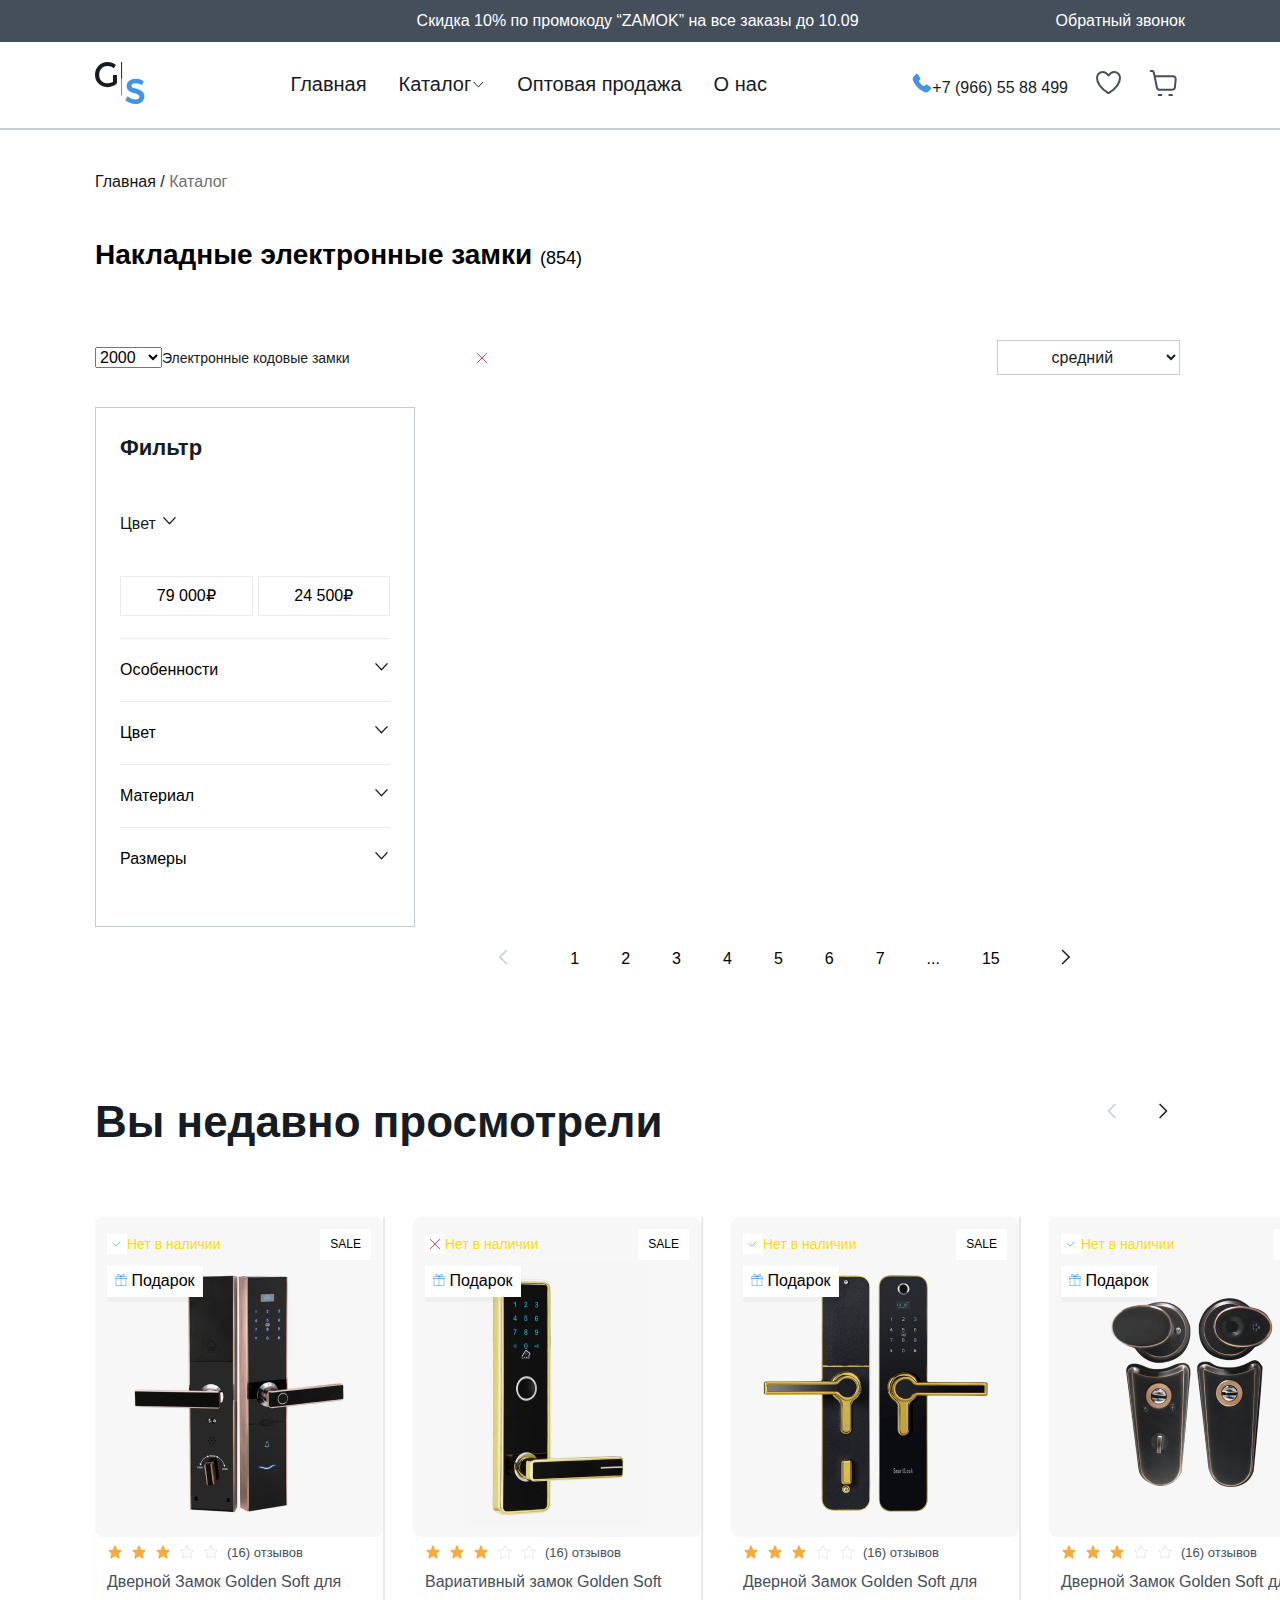
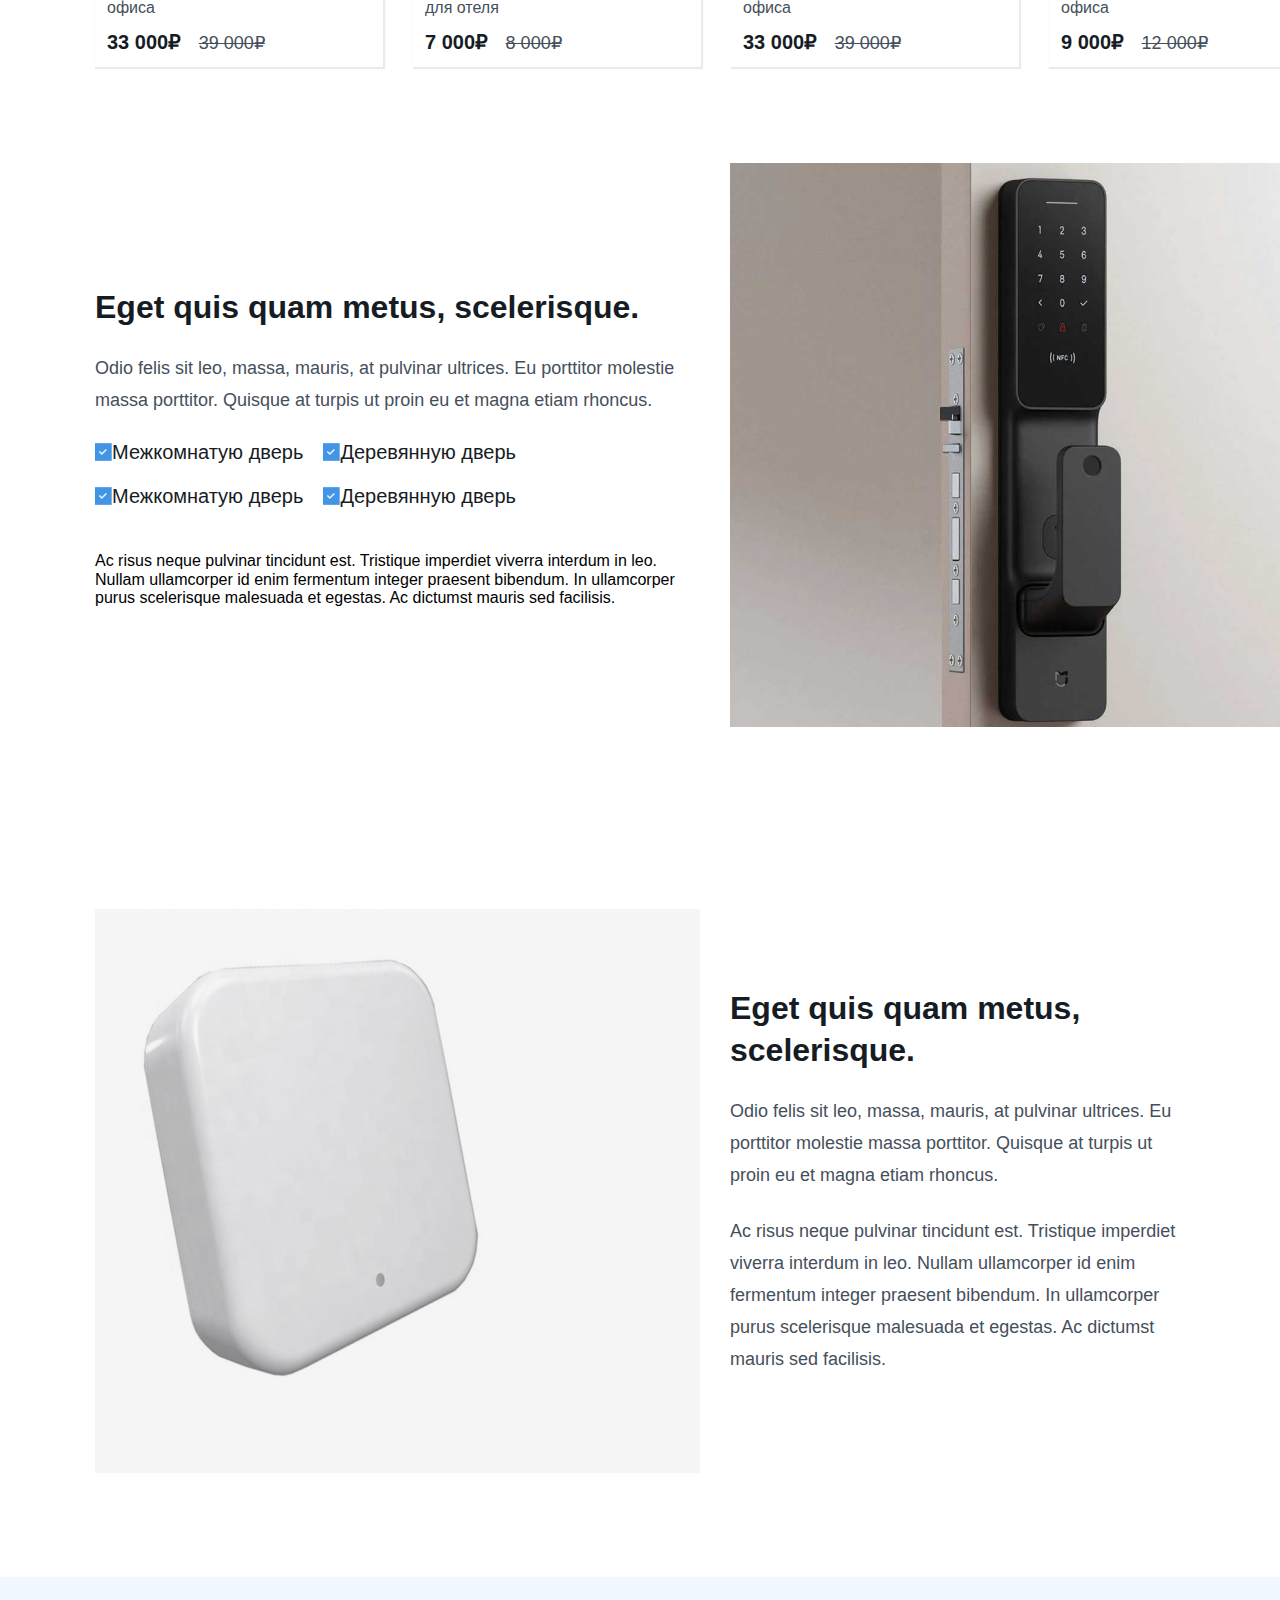
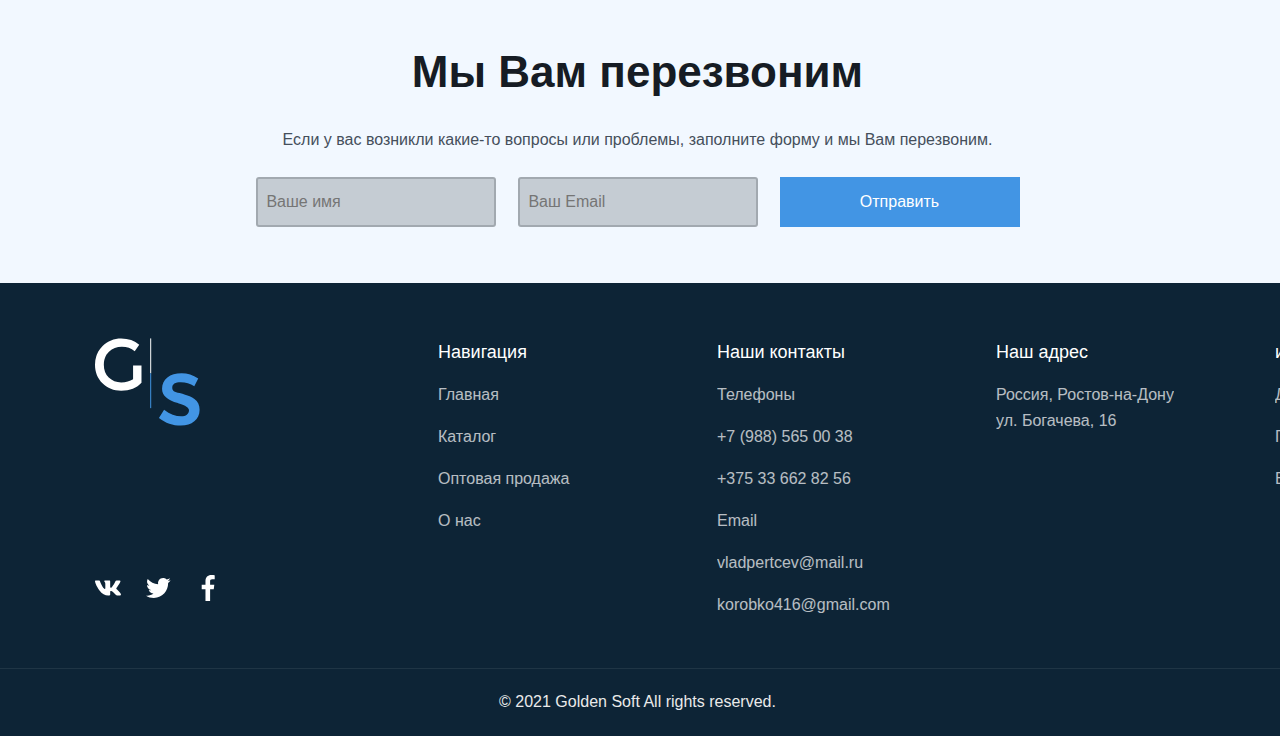
<file: index.html>
<!DOCTYPE html>
<html lang="en">

<head>
    <meta charset="UTF-8">
    <meta name="viewport" content="width=device-width, initial-scale=1.0">
    <link rel="stylesheet" href="./styles/normaliz.css">
    <link rel="stylesheet" href="./styles/style.min.css">
    <link rel="stylesheet" href="./styles/style.css">
    <title>market</title>
</head>

<body>
    <div class="home">
        <div class="header-box">
            <header class="header">
               <div class="blek">
                <div class="blak1 continer">
                    <p class="skidka">
                        Скидка 10% по промокоду “ZAMOK” на все заказы до 10.09
                    </p>
                    <a href="#">Обратный звонок</a>
                </div>
               </div>
            <div class="whit">
                <div class="blak2 continer">
                    <a href="#"><img src="./image/Logo.svg" width="50" height="42" alt="logo"></a>
                    <ul class="list">
                        <li><a href="#">Главная</a></li>
                        <li><a href="./page/home.html">Каталог<img src="./image/icon.svg" width="14" height="14" alt="icon"></a></li>
                        <li><a href="#">Оптовая продажа</a></li>
                        <li><a href="#">О нас</a></li>
                    </ul>
                    <div class="phone">
                        <a href="#"><img src="./image/phone-call.svg" width="20" height="20" alt="phone">+7 (966) 55 88
                            499</a>
                        <a href="#"><img id="yurak" src="./image/sersa.svg" width="32" height="32" alt="sersa"></a>
                        <a href="#"><img id="savat" src="./image/arava.svg" width="32" height="32" alt="ARAVA"></a>
                    </div>
                </div>
            </div>
            </header>
        </div>
        <div class="glavnaya continer">
            <a href="#">
                <h5>
                    Главная / <span>
                        Каталог
                    </span>
                </h5>
            </a>
            <h2 class="nakl">
                Накладные электронные замки
                <span>
                    (854)
                </span>
            </h2>
            <div class="sbr">
               <select id="flt">
                <option value="2000"> 
                2000  
                </option>
                <option value="40000"> 
                    40000
                </option>
               </select>
               
                <div id="zamok" class="zam">
                    Электронные кодовые замки <img src="./image/exx.svg" width="14" height="14" alt="exx">
                </div>
                <select class="pop"  id="filter">
                    <option value="средний">средний</option>
                    <option value="не популярен">не популярен</option>
                    <option value="известный">известный</option>
                </select>
            </div>
        </div>
        <div class="sena continer">
            <div class="golden1">
                <h2>Фильтр</h2>
                <p class="Цвет">
                    Цвет <img src="./image/icon.svg" width="18" height="18" alt="icon">
                </p>
                <div class="rub">
                    <p id="befo">
                        79 000₽ 
                    </p>
                    <span id="finish">
                        24 500₽
                    </span>
                </div>
                <p class=" Особенности">
                    <span>
                        Особенности
                    </span><img src="./image/icon.svg" width="18" height="18" alt="icon">
                </p>
                <p class=" Особенности">
                    <span>
                        Цвет
                    </span> <img src="./image/icon.svg" width="18" height="18" alt="icon">
                </p>
                <p class="Особенности">
                    <span>
                        Материал
                    </span><img src="./image/icon.svg" width="18" height="18" alt="icon">
                </p>
                <p class="Особенности">
                    <span>
                        Размеры
                    </span> <img src="./image/icon.svg" width="18" height="18" alt="icon">
                </p>

            </div>
             <!-- <img src="./image/Loading_icon.gif" id="loader" width="201" height="120" alt=""> -->
            <div id="wrapper" class="golden2">
               
              

            </div>

        </div>
        <div class="number continer">
            <p><a href="#"><img src="./image/ong.svg" width="41" height="40" alt=""></a></p>
            <p><a href="#">1</a></p>
            <p><a href="#">2</a></p>
            <p><a href="#">3</a></p>
            <p><a href="#">4</a></p>
            <p><a href="#">5</a></p>
            <p><a href="#">6</a></p>
            <p><a href="#">7</a></p>
            <p><a href="#">...</a></p>
            <p><a href="#">15</a></p>

            <p><a href="#"><img src="./image/chap.svg" width="41" height="40" alt=""></a></p>

        </div>
        <div class="vi">
            <div class="prasmot continer">
                <div class="pras">
                    <h2>
                        Вы недавно просмотрели
                    </h2>
                    <div class="ong">
                        <img src="./image/ong.svg" width="40" height="40" alt="ong">
                        <img src="./image/chap.svg" width="40" height="40" alt="ong">
                    </div>
                </div>
                <div class="dveri" id="eshik_imag">
                    <div class="eshig" id="eshik1">
                        <img class="dver" id="eshik_imag" src="./image/ikki-eshig2.png" width="288" height="320" alt="eshig">
                        <div class="yell">
                            <div class="str">
                                <img src="./image/yellov-st.svg" width="16" height="16" alt="star">
                                <img src="./image/yellov-st.svg" width="16" height="16" alt="star">
                                <img src="./image/yellov-st.svg" width="16" height="16" alt="star">
                                <img src="./image/blu-str.svg" width="16" height="16" alt="star">
                                <img src="./image/blu-str.svg" width="16" height="16" alt="star">
                                <p>
                                   <span id="comment">(16)</span> отзывов
                                </p>
                            </div>
                            <p id="zamok" class="zamok">
                                Дверной Замок Golden Soft для офиса
                            </p>
                            <h3 class="narx" id="">
                                33 000₽ <span class="oldnarx" id="old_price">39 000₽</span>
                            </h3>
                            <p class="net">
                                <img src="./image/gali.svg" width="20" height="20" alt="exx"> Нет в наличии
                            </p>
                            <p class="sale">
                                SALE
                            </p>
                            <p class="padark">
                                <img src="./image/padark.svg" width="12" height="12" alt="padark">
                                Подарок
                            </p>
                        </div>
                    </div>
                    <div class="eshig" id="eshik1">
                        <img class="dver" src="./image/eshig.png" width="288" height="320" alt="eshig">
                        <div class="yell">
                            <div class="str">
                                <img src="./image/yellov-st.svg" width="16" height="16" alt="star">
                                <img src="./image/yellov-st.svg" width="16" height="16" alt="star">
                                <img src="./image/yellov-st.svg" width="16" height="16" alt="star">
                                <img src="./image/blu-str.svg" width="16" height="16" alt="star">
                                <img src="./image/blu-str.svg" width="16" height="16" alt="star">
                                <p>
                                   <span id="comment">(16)</span> отзывов
                                </p>
                            </div>
                            <p id="zamok" class="zamok">
                                Вариативный замок Golden Soft для отеля
                            </p>
                            <h3 class="narx" id="">
                                7 000₽ <span class="oldnarx" id="old_price">8 000₽</span>
                            </h3>
                            <p class="net">
                                <img src="./image/exx.svg" width="20" height="20" alt="exx"> Нет в наличии
                            </p>
                            <p class="sale">
                                SALE
                            </p>
                            <p class="padark">
                                <img src="./image/padark.svg" width="12" height="12" alt="padark">
                                <span>
                                    Подарок
                                </span>
                            </p>
                        </div>
                    </div>
                    <div class="eshig" id="eshik1">
                        <img class="dver" src="./image/ikki-eshig.png" width="288" height="320" alt="eshig">
                        <div class="yell">
                            <div class="str">
                                <img src="./image/yellov-st.svg" width="16" height="16" alt="star">
                                <img src="./image/yellov-st.svg" width="16" height="16" alt="star">
                                <img src="./image/yellov-st.svg" width="16" height="16" alt="star">
                                <img src="./image/blu-str.svg" width="16" height="16" alt="star">
                                <img src="./image/blu-str.svg" width="16" height="16" alt="star">
                                <p>
                                   <span id="comment">(16)</span> отзывов
                                </p>
                            </div>
                            <p id="zamok" class="zamok">
                                Дверной Замок Golden Soft для офиса
                            </p>
                            <h3 class="narx" id="">
                                33 000₽ <span class="oldnarx" id="old_price">39 000₽</span>
                            </h3>
                            <p class="net">
                                <img src="./image/gali.svg" width="20" height="20" alt="exx"> Нет в наличии
                            </p>
                            <p class="sale">
                                SALE
                            </p>
                            <p class="padark">
                                <img src="./image/padark.svg" width="12" height="12" alt="padark">
                                Подарок
                            </p>
                        </div>
                    </div>
                    <div class="eshig" id="eshik1">
                        <img class="dver" src="./image/ikki-soch.png" width="288" height="320" alt="eshig">
                        <div class="yell">
                            <div class="str">
                                <img src="./image/yellov-st.svg" width="16" height="16" alt="star">
                                <img src="./image/yellov-st.svg" width="16" height="16" alt="star">
                                <img src="./image/yellov-st.svg" width="16" height="16" alt="star">
                                <img src="./image/blu-str.svg" width="16" height="16" alt="star">
                                <img src="./image/blu-str.svg" width="16" height="16" alt="star">
                                <p>
                                   <span id="comment">(16)</span> отзывов
                                </p>
                            </div>
                            <p id="zamok" class="zamok">
                                Дверной Замок Golden Soft для офиса
                            </p>
                            <h3 class="narx" id="">
                                9 000₽ <span class="oldnarx" id="old_price">12 000₽</span>
                            </h3>
                            <p class="net">
                                <img src="./image/gali.svg" width="20" height="20" alt="exx"> Нет в наличии
                            </p>
                            <p class="sale">
                                SALE
                            </p>
                            <p class="padark">
                                <img src="./image/padark.svg" width="12" height="12" alt="padark">
                                Подарок
                            </p>
                        </div>
                    </div>

                </div>

            </div>
        </div>
        <div class="metus">
            <div class="metus-co continer">
                <div class="metus1">
                    <h3 class="eget">
                        Eget quis quam metus, scelerisque.
                    </h3>
                    <p class="odio">
                        Odio felis sit leo, massa, mauris, at pulvinar ultrices. Eu porttitor molestie massa porttitor.
                        Quisque at turpis ut proin eu et magna etiam rhoncus.
                    </p>
                    <div class="gali">
                     <div class="gali-megdi">
                        <div class="megdi">
                            <img src="./image/gal-green.svg" width="17" height="18" alt="gel">
                        <p>Межкомнатую дверь</p>
                        </div>
                        <div class="megdi">
                            <img src="./image/gal-green.svg" width="17" height="18" alt="gel">
                        <p>Деревянную дверь</p>
                        </div>
                     </div>
                     <div class="gali-megdi">
                        <div class="megdi">
                            <img src="./image/gal-green.svg" width="17" height="18" alt="gel">
                        <p>Межкомнатую дверь</p>
                        </div>
                        <div class="megdi">
                            <img src="./image/gal-green.svg" width="17" height="18" alt="gel">
                        <p>Деревянную дверь</p>
                        </div>
                     </div>
                   
                    </div>
                    <p class="nullem">
                        Ac risus neque pulvinar tincidunt est. Tristique imperdiet viverra interdum in leo. Nullam
                        ullamcorper id enim fermentum integer praesent bibendum. In ullamcorper purus scelerisque
                        malesuada et egestas. Ac dictumst mauris sed facilisis.
                    </p>
                </div>
                <div class="metus2">
                    <img src="./image/yevro-eshig.png" width="605" alt="">
                </div>
            </div>
        </div>
        <div class="power">
        <div class="continer metus-co">
            <div class="power1">
                <img src="./image/poverbank.png" width="605" height="564" alt="power">
            </div>
            <div class="power2">
                <h2 class="eget">
                    Eget quis quam metus, scelerisque.
                </h2>
                <p class="odio">
                    Odio felis sit leo, massa, mauris, at pulvinar ultrices. Eu porttitor molestie massa porttitor. Quisque at turpis ut proin eu et magna etiam rhoncus.
                </p>
                <p class="odio">
                    Ac risus neque pulvinar tincidunt est. Tristique imperdiet viverra interdum in leo. Nullam ullamcorper id enim fermentum integer praesent bibendum. In ullamcorper purus scelerisque malesuada et egestas. Ac dictumst mauris sed facilisis.
                </p>
            </div>
        </div>
        </div>
        <div class="vam">
            <div class="continer bam-continer">
                <h2>
                    Мы Вам перезвоним
                </h2>
                <p>
                    Если у вас возникли какие-то вопросы или проблемы, заполните форму и мы Вам перезвоним.
                </p>
                <form>
                    <input type="text" placeholder="  Ваше имя">
                    <input type="text" placeholder="  Ваш Email">
                    <button>Отправить</button>
                </form>
            </div>
        </div>
        <footer class="footer">
<div class="continer footer-con">
    <div class="footer1">
        <a href="#"><img src="./image/footer-logo.svg" width="105" height="88" alt="footer-logo"></a>
        <div class="link1"><a href="#"><img src="./image/vk.svg" width="26" height="26" alt=""></a>
            <a href="#"><img src="./image/twitter.svg" width="26" height="26" alt=""></a>
                <a href="#"><img src="./image/facebook.svg" width="26" height="26" alt=""></a>
        </div>
          
    </div>
    <div class="footer2">
        <span>
            Навигация
        </span>
        <a href="#">Главная</a>
        <a href="#">Каталог</a>
        <a href="#">Оптовая продажа</a>
        <a href="#">О нас</a>
    </div>
    <div class="footer2">
        <span>
            Наши контакты
    
        </span>
        <a href="#">Телефоны</a>
        <a href="#">+7 (988) 565 00 38</a>
        <a href="#">+375 33 662 82 56</a>
        <a href="#">Email</a>
        <a href="#">vladpertcev@mail.ru</a>
        <a href="#">korobko416@gmail.com</a>
    </div>
    <div class="footer2">
        <span>
            Наш адрес
        </span>
        <a href="#">Россия, Ростов-на-Дону ул. Богачева, 16</a>
      
    </div>
    <div class="footer2">
        <span>
            информация
        </span>
        <a href="#">Доставка и оплата</a>
        <a href="#">Гарантии</a>
        <a href="#">Возврат товара</a>
        
    </div>
</div>

<p class="old continer">
    © 2021 Golden Soft All rights reserved.
</p>

        </footer>
    </div>
<script src="./js/index.js" type="module"></script>
</body>

</html>
</file>
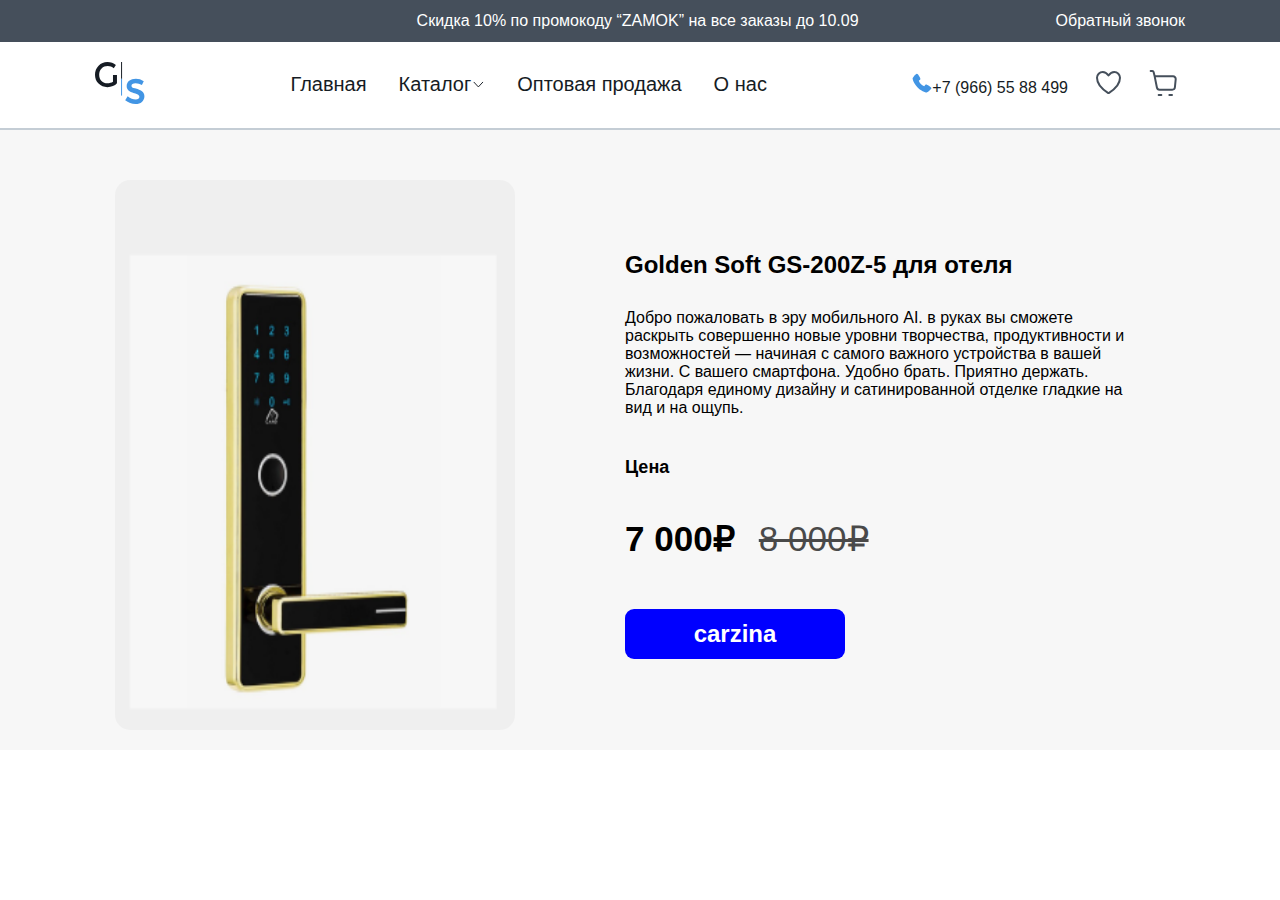
<file: page/home.html>
<!DOCTYPE html>
<html lang="en">

<head>
  <meta charset="UTF-8" />
  <meta name="viewport" content="width=device-width, initial-scale=1.0" />
  <link rel="stylesheet" href="../styles/home.css" />
  <title>tavar</title>
</head>

<body>
  <div class="header-box">
    <header class="header">
      <div class="blek">
        <div class="blak1 continer">
          <p class="skidka">
            Скидка 10% по промокоду “ZAMOK” на все заказы до 10.09
          </p>
          <a href="#">Обратный звонок</a>
        </div>
      </div>
      <div class="whit">
        <div class="blak2 continer">
          <a href="#"><img src="../image/Logo.svg" width="50" height="42" alt="logo" /></a>
          <ul class="list">
            <li><a href="../index.html">Главная</a></li>
            <li>
              <a href="#">Каталог<img src="../image/icon.svg" width="14" height="14" alt="icon" /></a>
            </li>
            <li><a href="#">Оптовая продажа</a></li>
            <li><a href="#">О нас</a></li>
          </ul>
          <div class="phone">
            <a href="#"><img src="../image/phone-call.svg" width="20" height="20" alt="phone" />+7 (966) 55 88 499</a>
            <a href="#"><img src="../image/sersa.svg" width="32" height="32" alt="sersa" /></a>
            <a href="#"><img id="arave" src="../image/arava.svg" width="32" height="32" alt="ARAVA" /></a>
          </div>
        </div>
      </div>
    </header>
  </div>
  <div class="box continer" id="box">
    <img src="../image/eshig.png" width="400" height="550" alt="" id="box_img" />
    <div class="info" id="box_info">
      <h2 id="name">Golden Soft GS-200Z-5 для отеля</h2>
      <p id="info">
        Добро пожаловать в эру мобильного AI. в руках вы сможете раскрыть совершенно новые уровни творчества,
        продуктивности и возможностей — начиная с самого важного устройства в вашей жизни. С вашего смартфона.
        Удобно брать. Приятно держать. Благодаря единому дизайну и сатинированной отделке гладкие на вид и на ощупь.
      </p>
      <p class="sena">Цена</p>
      <div class="narx">
        <h3 id="newPrice">
          7 000₽
        </h3>
        <h3 class="oldnarx" id="oldrice">8 000₽</h3>
      </div>
      <button id="button">carzina</button>
    </div>
  </div>
  <script src="../js/home.js" type="module"></script>
</body>

</html>
</file>
<file: styles/style.css>
* {
  padding: 0px;
  margin: 0px;
  box-sizing: border-box;
}
a{
  text-decoration: none;
}

.continer {
  width: 100%;
  max-width: 1445px;
  margin: 0 auto;
  background-color: #FFFFFF;
  padding-left: 95px;
  padding-right: 100px;
}
body {
  font-family: sans-serif;
  
}
.blek{
  background-color: #454f5b;
width: 100%;
}
.header {
  display: flex;
  flex-direction: column;
  width: 100%;
  margin: auto;
  
}

.blak1 {
  text-align: center;
  padding-top: 9px;
  padding-bottom: 9px;
  background-color: #454f5b;
  font-weight: 500;
  font-size: 16px;
  line-height: 24px;
  display: flex;
  flex-direction: row;
  justify-content: end;
  gap: 197px;
  padding-right: 95px;
  color: #ffffff;
  
}
#yurak{
  color: red;
  border-radius: 50%;
}
#yurak:hover{
  background-color: red;
}
#savat{
  border-radius: 20%;
}
#savat:hover{
  background-color: green;
  color: white;
}
.header-box{
  position: fixed;
  background-color: #ffffff;
  margin: auto;
  width: 100%;
  margin-top: -150px;
  z-index: 5;
  
}
.blak1 a {
  color: #ffffff;
}
.whit{
  background-color: #ffffff;
  border-bottom: 1.5px solid #c4cdd5;
  
}
.blak2 {
  display: flex;
  flex-direction: row;
  justify-content: space-between;
  list-style: none;
  padding-top: 20px;
  padding-bottom: 20px;

  text-align: center;
  background-color: #ffffff;
  align-items: center;
  border-bottom: 1.5px solid #c4cdd5;
}
.blak2 ul {
  list-style: none;
  display: flex;
  flex-direction: row;
  justify-content: space-between;
  /* gap: 32px; */
  background-color: #ffffff;
}
ul a {
  text-decoration: none;
  color: #161c24;
  font-weight: 300;
  font-size: 20px;
  line-height: 23.87px;
}
ul a:hover{
  color: rgb(129, 10, 198);
  font-weight: 400;
}
.phone {
  display: flex;
  flex-direction: row;
  align-items: center;
  gap: 24px;
}
.phone a {
  text-decoration: none;
  color: #161c24;
}

.zam{
  display: flex;
  flex-direction: row;
  align-items: center;
  justify-content: space-between;
  width: 350px;
}
.net{
  color: rgb(251, 217, 22);
}

.glavnaya {

  display: flex;
  flex-direction: column;
 
  padding-bottom: 32px;
  margin-top: 150px;
}
.sbr {
  display: flex;
  flex-direction: row;
  justify-content: space-between;
  align-items: center;
}
.glavnaya h5 {
  margin-top: 20px;
  margin-bottom: 40px;
  font-weight: 400;
  font-size: 16px;
  line-height: 24px;
  color: #141414;
}
.glavnaya h5 span {
  color: hwb(0 43% 56%);
}
.nakl {
  font-weight: 600;
  font-size: 28px;
  line-height: 42px;
  color: #000000;
  padding-bottom: 32px;
}
.nakl span {
  font-weight: 300;
  font-size: 18px;
  line-height: 28px;
}
.flt {
  padding: 7px 72px 7px 72px;
  text-align: center;
  margin-right: 31px;
  border: 1px solid#ADD7FF;
}
.zam {
  font-weight: 400;
  font-size: 14px;
  line-height: 24px;
  margin-right: 508px;
  color: #161c24;
}
.glavnaya .pop {
  width: 194px;
  padding: 7px 16px 7px 16px;
  border: 1px solid #c4cdd5;
  font-weight: 400;
  font-size: 16px;
  line-height: 26px;
  text-align: center;
  color: #161c24;
  background-color: #ffffff;
  display: flex;
  flex-direction: row;
  gap: 16px;
}
.sena {
  display: flex;
  flex-direction: row;
  gap: 15px;
  
}
.golden1 {
  padding: 24px;
  border: 1px solid#C4CDD5;
  width: 320px;
  height: 520px;
}
.golden1 h2 {
  font-weight: 600;
  font-size: 22px;
  line-height: 32px;
  color: #161c24;
  margin-bottom: 47px;
}
.golden1 .Цвет {
  font-weight: 500;
  font-size: 16px;
  line-height: 26px;
  color: #161c24;
  margin-bottom: 39px;
}
.rub {
  display: flex;
  flex-direction: row;
  gap: 5px;
  margin-bottom: 22px;
}
.rub p {
  padding: 10px 30px 10px 30px;
  border: 1px solid #eaeaea;
  text-align: center;
  width: 166px;
}
.rub span {
  padding: 10px 30px 10px 30px;
  border: 1px solid #eaeaea;
  width: 166px;
  text-align: center;
}
.Особенности {
  display: flex;
  flex-direction: row;
  justify-content: space-between;
  font-weight: 500;
  font-size: 16px;
  line-height: 26px;
  padding-top: 18px;
  padding-bottom: 18px;
  border-top: 1px solid #eaeaea;
}
.dver {
  width: 288px;
  border-radius: 8px;
  height: 320px;
}
.eshig {
  width: 288px;
  box-shadow: 1px 1px 1px 1px #eaeaea;
  position: relative;
}
.str {
  display: flex;
  flex-direction: row;
  align-items: center;
  gap: 8px;
  margin-bottom: 6px;
}
.str img {
  width: 16px;
  height: 16px;
}
.str p {
  font-weight: 400;
  font-size: 13px;
  line-height: 21px;
  color: #454f5b;
}
.zamok {
  font-weight: 400;
  font-size: 16px;
  line-height: 26px;
  color: #454f5b;
  margin-bottom: 10px;
}
.yell {
  padding-right: 12px;
  padding-left: 12px;
  padding-bottom: 12px;
  width: 264px;
}
.narx {
  font-weight: 600;
  font-size: 20px;
  line-height: 23.87px;
  color: #161c24;
}
.oldnarx {
  font-weight: 300;
  font-size: 18px;
  line-height: 21.48px;
  color: #454f5b;
  margin-left: 12px;
  text-decoration: line-through;
}
.net {
  width: 127px;
  font-weight: 400;
  font-size: 14px;
  line-height: 16.71px;
  display: flex;
  flex-direction: row;
  align-items: center;
  position: absolute;
  top: 17px;
  left: 12px;
}
.net img {
  padding: 3px 2px 3px 2px;
  background-color: #ffffff;
}
.sale {
  font-weight: 500;
  font-size: 12px;
  line-height: 14.32px;
  padding: 8px 10px;
  background-color: #ffffff;
  position: absolute;
  top: 12px;
  right: 12px;
}
.padark {
  padding: 6px 8px;
  background-color: #ffffff;
  box-shadow: 0px 5px 2px rgba(0, 0, 0, 0.031);
  position: absolute;
  left: 12px;
  top: 49px;
}
.golden2 {
  display: flex;
  flex-direction: row;
  flex-wrap: wrap;
  gap: 25px;
  padding-bottom: 30px;
}
.number {
  display: flex;
  flex-direction: row;
  gap: 20px;
  cursor: pointer;
  text-align: center;
  justify-content: center;
  align-items: center;
  padding-left: 390px;
  padding-bottom: 100px;
}
.number p {
  padding: 10px 11px;
}
.number a {
  text-decoration: none;
  color: #000000;
 
}
.number a:hover {
  background-color: green;
}
.vi {
  
  display: flex;
  flex-direction: column;
  

}
.prasmot{
  display: flex;
  flex-direction: column;
}
.pras h2{
  font-weight: 600;
  font-size: 44px;
  line-height: 62px;
  color: #161C24;

}
.pras{
  display: flex;
  flex-direction: row;
  justify-content: space-between;
  padding-bottom: 64px;
  

}
.dveri{
  width: 1242px;
  display: flex;
  flex-direction: row;
  flex-wrap: wrap;
  gap: 30px;
}
.metus-co{
  display: flex;
  flex-direction: row;
  align-items: center;
  gap: 30px;
  padding-top: 96px;
  
}
.eget{
  font-weight: 600;
  font-size: 32px;
  line-height: 42px;
  color: #161C24;
  padding-bottom: 24px;
}
.odio{
  font-weight: 400;
  font-size: 18px;
  line-height: 32px;
  color: #454F5B;
  margin-bottom: 24px;
}
.gali{
  width: 605px;
  display: flex;
  flex-direction: row;
  flex-wrap: wrap;
  padding-bottom: 24px;
  
}
.megdi{
  
  display: flex;
  flex-direction: row;
  align-items: center;
  font-weight: 400;
  font-size: 20px;
  line-height: 24px;
  color: #161C24;
  padding-bottom: 20px;
  padding-left: -10px;
}
.gali-megdi{
  
  display: flex;
  flex-direction: row;
  gap: 20px;
}
.power{
  padding-bottom: 100px;
}
.metus{
  padding-bottom: 82px;
}
.vam{
  padding-top: 64px;
  padding-bottom: 56px;
  text-align: center;
  background-color: #F2F8FF;
}
.bam-continer{
  background-color: #F2F8FF;

}
.vam h2{
  font-weight: 600;
  font-size: 44px;
  line-height: 62px;
  color: #161C24;
  padding-bottom: 24px;
}
.vam p{
  font-weight: 400;
  font-size: 16px;
  line-height: 26px;
  padding-bottom: 24px;
  color: #454F5B;
}
form{
  text-align: center;
  
  display: flex;
  flex-direction: row;
  gap: 22px;
  justify-content: center;

}
form input{
  width: 240px;
  height: 50px;
  background-color: rgba(22, 28, 36, 0.2);
  border-radius: 3px;
  border: 2px solid  rgba(22, 28, 36, 0.2);

}
form button{
  width: 240px;
  height: 50px;
background-color: #4295E4;
color: #FFFFFF;
border: 2px solid #4295E4;

}
.footer{
  background-color: #0D2436;
  
}
.footer-con{
  background-color: #0D2436;
  padding-top: 55px;
  display: flex;
  flex-direction: row;
  gap: 97px;
  padding-bottom: 50px;
  border-bottom: 1px solid rgba(255, 255, 255, 0.08);
}
.footer2{
  display: flex;
  flex-direction: column;
  gap: 16px;
}
.footer2 span{
  font-weight: 500;
  font-size: 18px;
  line-height: 28px;
  color: #FFFFFF;
  
}
.footer2 a{
  color: #ffffff;
  font-weight: 300;
  font-size: 16px;
  line-height: 26px;
  opacity: 70%;
  width: 182px;
}
.footer1{
  display: flex;
  flex-direction: column;
  gap: 144px;
  padding-right: 120px;
}
.link1{
  display: flex;
  flex-direction: row;
  gap: 24px;
}
.old{
  background-color: #0D2436;
color: #eaeaea;
padding-top: 24px;
padding-bottom: 24px;
text-align: center;
}
</file>
<file: styles/home.css>
* {
    padding: 0px;
    margin: 0px;
    box-sizing: border-box;
  }
  body{
    font-family: sans-serif;
  }
  a{
    text-decoration: none;
  }
  
  .continer {
    max-width: 1445px;
    width: 100%;
    margin: 0 auto;
    background-color: #FFFFFF;
    padding-left: 95px;
    padding-right: 100px;
  }
  body {
    font-family: sans-serif;
    
  }
  .header {
    display: flex;
    flex-direction: column;
    /* width: 1445px; */
    margin: auto;
    
  }
  .blek{
    background-color: #454f5b;
    width: 100%;
  }
  .whit{
    border-bottom: 1.5px solid #c4cdd5;
    background-color: #ffffff;
   widows: 100%;
  }
  .blak1 {
    text-align: center;
    padding-top: 9px;
    padding-bottom: 9px;
    background-color: #454f5b;
    font-weight: 500;
    font-size: 16px;
    line-height: 24px;
    display: flex;
    flex-direction: row;
    justify-content: end;
    gap: 197px;
    padding-right: 95px;
    color: #ffffff;
    
  }
  .header-box{
    position: fixed;
    background-color: #ffffff;
    margin: auto;
    width: 100%;
    /* margin-top: -150px; */
    
  }
  .blak1 a {
    color: #ffffff;
  }
  .blak2 {
    display: flex;
    flex-direction: row;
    justify-content: space-between;
    list-style: none;
    padding-top: 20px;
    padding-bottom: 20px;
    text-align: center;
    background-color: #ffffff;
    align-items: center;
    border-bottom: 1.5px solid #c4cdd5;
  }
  .blak2 ul {
    list-style: none;
    display: flex;
    flex-direction: row;
    justify-content: space-between;
    gap: 32px;
    background-color: #ffffff;
  }
  ul a {
    text-decoration: none;
    color: #161c24;
    font-weight: 300;
    font-size: 20px;
    line-height: 23.87px;
  }
  .phone {
    display: flex;
    flex-direction: row;
    align-items: center;
    gap: 24px;
  }
  .phone a {
    text-decoration: none;
    color: #161c24;
  }
  .box{
    margin-top: 0px;
    padding-top: 160px;
    display: flex;
    flex-direction: row;
    background-color: rgb(247,247,247);
    gap: 90px;
    align-items: center;
  }
  .info{
    width: 500px;
    display: flex;
    flex-direction: column;
    gap: 30px;
  }
  #box_img{
    border-radius: 15px;
    margin: 20px;
    background-color: rgb(247,247,247);
  }
  #button{
    margin-top: 20px;
    border-radius: 9px;
    border: none;
    color: white;
    cursor: pointer;
    width: 220px;
    height: 50px;
    background-color: blue;
    transition: all 0.9s;
    font-size: 24px;
    font-weight: 600;
  }
  #button:hover{
    background-color: aqua;
    color: black;
  }
  .sena{
    font-size: 18px;
    font-weight: 800;
    padding: 10px 0px 10px;
  }
  .narx{
    display: flex;
    flex-direction: row;
    gap: 24px;
    font-size: 30px;
  }
  #oldrice{
    text-decoration:line-through ;
    font-weight: 200;
    opacity: 70%;
    
  }
</file>
<file: styles/normaliz.css>
/*! normalize.css v8.0.1 | MIT License | github.com/necolas/normalize.css */

/* Document
   ========================================================================== */

/**
 * 1. Correct the line height in all browsers.
 * 2. Prevent adjustments of font size after orientation changes in iOS.
 */

 html {
    line-height: 1.15; /* 1 */
    -webkit-text-size-adjust: 100%; /* 2 */
  }
  
  /* Sections
     ========================================================================== */
  
  /**
   * Remove the margin in all browsers.
   */
  
  body {
    margin: 0;
  }
  
  /**
   * Render the `main` element consistently in IE.
   */
  
  main {
    display: block;
  }
  
  /**
   * Correct the font size and margin on `h1` elements within `section` and
   * `article` contexts in Chrome, Firefox, and Safari.
   */
  
  h1 {
    font-size: 2em;
    
  }
  
  /* Grouping content
     ========================================================================== */
  
  /**
   * 1. Add the correct box sizing in Firefox.
   * 2. Show the overflow in Edge and IE.
   */
  
  hr {
    box-sizing: content-box; /* 1 */
    height: 0; /* 1 */
    overflow: visible; /* 2 */
  }
  
  /**
   * 1. Correct the inheritance and scaling of font size in all browsers.
   * 2. Correct the odd `em` font sizing in all browsers.
   */
  
  pre {
    font-family: monospace, monospace; /* 1 */
    font-size: 1em; /* 2 */
  }
  
  /* Text-level semantics
     ========================================================================== */
  
  /**
   * Remove the gray background on active links in IE 10.
   */
  
  a {
    background-color: transparent;
  }
  
  /**
   * 1. Remove the bottom border in Chrome 57-
   * 2. Add the correct text decoration in Chrome, Edge, IE, Opera, and Safari.
   */
  
  abbr[title] {
    border-bottom: none; /* 1 */
    text-decoration: underline; /* 2 */
    text-decoration: underline dotted; /* 2 */
  }
  
  /**
   * Add the correct font weight in Chrome, Edge, and Safari.
   */
  
  b,
  strong {
    font-weight: bolder;
  }
  
  /**
   * 1. Correct the inheritance and scaling of font size in all browsers.
   * 2. Correct the odd `em` font sizing in all browsers.
   */
  
  code,
  kbd,
  samp {
    font-family: monospace, monospace; /* 1 */
    font-size: 1em; /* 2 */
  }
  
  /**
   * Add the correct font size in all browsers.
   */
  
  small {
    font-size: 80%;
  }
  
  /**
   * Prevent `sub` and `sup` elements from affecting the line height in
   * all browsers.
   */
  
  sub,
  sup {
    font-size: 75%;
    line-height: 0;
    position: relative;
    vertical-align: baseline;
  }
  
  sub {
    bottom: -0.25em;
  }
  
  sup {
    top: -0.5em;
  }
  
  /* Embedded content
     ========================================================================== */
  
  /**
   * Remove the border on images inside links in IE 10.
   */
  
  img {
    border-style: none;
  }
  
  /* Forms
     ========================================================================== */
  
  /**
   * 1. Change the font styles in all browsers.
   * 2. Remove the margin in Firefox and Safari.
   */
  
  button,
  input,
  optgroup,
  select,
  textarea {
    font-family: inherit; /* 1 */
    font-size: 100%; /* 1 */
    line-height: 1.15; /* 1 */
    margin: 0; /* 2 */
  }
  
  /**
   * Show the overflow in IE.
   * 1. Show the overflow in Edge.
   */
  
  button,
  input { /* 1 */
    overflow: visible;
  }
  
  /**
   * Remove the inheritance of text transform in Edge, Firefox, and IE.
   * 1. Remove the inheritance of text transform in Firefox.
   */
  
  button,
  select { /* 1 */
    text-transform: none;
  }
  
  /**
   * Correct the inability to style clickable types in iOS and Safari.
   */
  
  button,
  [type="button"],
  [type="reset"],
  [type="submit"]
  
  /**
   * Remove the inner border and padding in Firefox.
   */
  
  button::-moz-focus-inner,
  [type="button"]::-moz-focus-inner,
  [type="reset"]::-moz-focus-inner,
  [type="submit"]::-moz-focus-inner {
    border-style: none;
    padding: 0;
  }
  
  /**
   * Restore the focus styles unset by the previous rule.
   */
  
  button:-moz-focusring,
  [type="button"]:-moz-focusring,
  [type="reset"]:-moz-focusring,
  [type="submit"]:-moz-focusring {
    outline: 1px dotted ButtonText;
  }
  
  /**
   * Correct the padding in Firefox.
   */
  
  fieldset {
    padding: 0.35em 0.75em 0.625em;
  }
  
  /**
   * 1. Correct the text wrapping in Edge and IE.
   * 2. Correct the color inheritance from `fieldset` elements in IE.
   * 3. Remove the padding so developers are not caught out when they zero out
   *    `fieldset` elements in all browsers.
   */
  
  legend {
    box-sizing: border-box; /* 1 */
    color: inherit; /* 2 */
    display: table; /* 1 */
    max-width: 100%; /* 1 */
    padding: 0; /* 3 */
    white-space: normal; /* 1 */
  }
  
  /**
   * Add the correct vertical alignment in Chrome, Firefox, and Opera.
   */
  
  progress {
    vertical-align: baseline;
  }
  
  /**
   * Remove the default vertical scrollbar in IE 10+.
   */
  
  textarea {
    overflow: auto;
  }
  
  /**
   * 1. Add the correct box sizing in IE 10.
   * 2. Remove the padding in IE 10.
   */
  
  [type="checkbox"],
  [type="radio"] {
    box-sizing: border-box; /* 1 */
    padding: 0; /* 2 */
  }
  
  /**
   * Correct the cursor style of increment and decrement buttons in Chrome.
   */
  
  [type="number"]::-webkit-inner-spin-button,
  [type="number"]::-webkit-outer-spin-button {
    height: auto;
  }
  
  /**
   * 1. Correct the odd appearance in Chrome and Safari.
   * 2. Correct the outline style in Safari.
   */
  
  [type="search"] {
    -webkit-appearance: textfield; /* 1 */
    outline-offset: -2px; /* 2 */
  }
  
  /**
   * Remove the inner padding in Chrome and Safari on macOS.
   */
  
  [type="search"]::-webkit-search-decoration {
    -webkit-appearance: none;
  }
  
  /**
   * 1. Correct the inability to style clickable types in iOS and Safari.
   * 2. Change font properties to `inherit` in Safari.
   */
  
  ::-webkit-file-upload-button {
    -webkit-appearance: button; /* 1 */
    font: inherit; /* 2 */
  }
  
  /* Interactive
     ========================================================================== */
  
  /*
   * Add the correct display in Edge, IE 10+, and Firefox.
   */
  
  details {
    display: block;
  }
  
  /*
   * Add the correct display in all browsers.
   */
  
  summary {
    display: list-item;
  }
  
  /* Misc
     ========================================================================== */
  
  /**
   * Add the correct display in IE 10+.
   */
  
  template {
    display: none;
  }
  
  /**
   * Add the correct display in IE 10.
   */
  
  [hidden] {
    display: none;
  }
  Chat
  
  New Conversation
  
  🤓 Explain a complex thing
  
  Explain Artificial Intelligence so that I can explain it to my six-year-old child.
  
  
  🧠 Get suggestions and create new ideas
  
  Please give me the best 10 travel ideas around the world
  
  
  💭 Translate, summarize, fix grammar and more…
  
  Translate "I love you into" French
  
  
  gpt-image
  GPT-3.5
  Hello, how can I help you today?
  
  coin image
  10
  Upgrade
  
  
  
  Ask me anything...
  
  
  Make a Review & Earn Credit ❤
  Chat
  Ask
  Search
  Write
  Image
  ChatPDF
  Vision
  Full Page
  Invite & Earn
</file>
<file: styles/style.min.css>
/*
* Prefixed by https://autoprefixer.github.io
* PostCSS: v8.4.14,
* Autoprefixer: v10.4.7
* Browsers: last 4 version
*/

.example {
    display: -ms-grid;
    display: grid;
    -webkit-transition: all .5s;
    -o-transition: all .5s;
    transition: all .5s;
    -webkit-user-select: none;
       -moz-user-select: none;
        -ms-user-select: none;
            user-select: none;
    background: -webkit-gradient(linear, left top, left bottom, from(white), to(black));
    background: -o-linear-gradient(top, white, black);
    background: linear-gradient(to bottom, white, black);
}
* {
  padding: 0px;
  margin: 0px;
  -webkit-box-sizing: border-box;
          box-sizing: border-box;
}

.continer {
  max-width: 1445px;
  width: 100%;
  margin: 0 auto;
}
body {
  font-family: sans-serif;
}
.header {
  display: -webkit-box;
  display: -ms-flexbox;
  display: flex;
  -webkit-box-orient: vertical;
  -webkit-box-direction: normal;
      -ms-flex-direction: column;
          flex-direction: column;
}
.blak1 {
  text-align: center;
  padding-top: 9px;
  padding-bottom: 9px;
  background-color: #454f5b;
  font-weight: 500;
  font-size: 16px;
  line-height: 24px;
  display: -webkit-box;
  display: -ms-flexbox;
  display: flex;
  -webkit-box-orient: horizontal;
  -webkit-box-direction: normal;
      -ms-flex-direction: row;
          flex-direction: row;
  -webkit-box-pack: end;
      -ms-flex-pack: end;
          justify-content: end;
  gap: 197px;
  padding-right: 95px;
  color: #ffffff;
}
.blak1 a {
  color: #ffffff;
}
.blak2 {
  display: -webkit-box;
  display: -ms-flexbox;
  display: flex;
  -webkit-box-orient: horizontal;
  -webkit-box-direction: normal;
      -ms-flex-direction: row;
          flex-direction: row;
  -webkit-box-pack: justify;
      -ms-flex-pack: justify;
          justify-content: space-between;
  list-style: none;
  padding-top: 20px;
  padding-bottom: 20px;
  padding-right: 95px;
  padding-left: 95px;
  text-align: center;
  -webkit-box-align: center;
      -ms-flex-align: center;
          align-items: center;
  border-bottom: 1.5px solid #c4cdd5;
}
.blak2 ul {
  list-style: none;
  display: -webkit-box;
  display: -ms-flexbox;
  display: flex;
  -webkit-box-orient: horizontal;
  -webkit-box-direction: normal;
      -ms-flex-direction: row;
          flex-direction: row;
  -webkit-box-pack: justify;
      -ms-flex-pack: justify;
          justify-content: space-between;
  gap: 32px;
}
ul a {
  text-decoration: none;
  color: #161c24;
  font-weight: 300;
  font-size: 20px;
  line-height: 23.87px;
}
.phone {
  display: -webkit-box;
  display: -ms-flexbox;
  display: flex;
  -webkit-box-orient: horizontal;
  -webkit-box-direction: normal;
      -ms-flex-direction: row;
          flex-direction: row;
  -webkit-box-align: center;
      -ms-flex-align: center;
          align-items: center;
  gap: 24px;
}
.phone a {
  text-decoration: none;
  color: #161c24;
}
.glavnaya {
  display: -webkit-box;
  display: -ms-flexbox;
  display: flex;
  -webkit-box-orient: vertical;
  -webkit-box-direction: normal;
      -ms-flex-direction: column;
          flex-direction: column;
  padding-right: 95px;
  padding-left: 95px;
  margin-bottom: 32px;
}
.sbr {
  display: -webkit-box;
  display: -ms-flexbox;
  display: flex;
  -webkit-box-orient: horizontal;
  -webkit-box-direction: normal;
      -ms-flex-direction: row;
          flex-direction: row;
  -webkit-box-pack: justify;
      -ms-flex-pack: justify;
          justify-content: space-between;
  -webkit-box-align: center;
      -ms-flex-align: center;
          align-items: center;
}
.glavnaya h5 {
  margin-top: 20px;
  margin-bottom: 40px;
  font-weight: 400;
  font-size: 16px;
  line-height: 24px;
  color: #141414;
}
.glavnaya h5 span {
  color: hwb(0 43% 56%);
}
.nakl {
  font-weight: 600;
  font-size: 28px;
  line-height: 42px;
  color: #000000;
  margin-bottom: 32px;
}
.nakl span {
  font-weight: 300;
  font-size: 18px;
  line-height: 28px;
}
.flt {
  padding: 7px 72px 7px 72px;
  text-align: center;
  margin-right: 31px;
  border: 1px solid#ADD7FF;
}
.zam {
  font-weight: 400;
  font-size: 14px;
  line-height: 24px;
  margin-right: 508px;
  color: #161c24;
}
.glavnaya .pop {
  width: 194px;
  padding: 7px 16px 7px 16px;
  border: 1px solid #c4cdd5;
  font-weight: 400;
  font-size: 16px;
  line-height: 26px;
  text-align: center;
  color: #161c24;
  background-color: #ffffff;
  display: -webkit-box;
  display: -ms-flexbox;
  display: flex;
  -webkit-box-orient: horizontal;
  -webkit-box-direction: normal;
      -ms-flex-direction: row;
          flex-direction: row;
  gap: 16px;
}
.sena {
  display: -webkit-box;
  display: -ms-flexbox;
  display: flex;
  -webkit-box-orient: horizontal;
  -webkit-box-direction: normal;
      -ms-flex-direction: row;
          flex-direction: row;
  gap: 30px;
  padding-left: 95px;
}
.golden1 {
  padding: 24px;
  border: 1px solid#C4CDD5;
  width: 320px;
  height: 520px;
}
.golden1 h2 {
  font-weight: 600;
  font-size: 22px;
  line-height: 32px;
  color: #161c24;
  margin-bottom: 47px;
}
.golden1 .Цвет {
  font-weight: 500;
  font-size: 16px;
  line-height: 26px;
  color: #161c24;
  margin-bottom: 39px;
}
.rub {
  display: -webkit-box;
  display: -ms-flexbox;
  display: flex;
  -webkit-box-orient: horizontal;
  -webkit-box-direction: normal;
      -ms-flex-direction: row;
          flex-direction: row;
  gap: 5px;
  margin-bottom: 22px;
}
.rub p {
  padding: 10px 30px 10px 30px;
  border: 1px solid #eaeaea;
  text-align: center;
  width: 166px;
}
.rub span {
  padding: 10px 30px 10px 30px;
  border: 1px solid #eaeaea;
  width: 166px;
  text-align: center;
}
.Особенности {
  display: -webkit-box;
  display: -ms-flexbox;
  display: flex;
  -webkit-box-orient: horizontal;
  -webkit-box-direction: normal;
      -ms-flex-direction: row;
          flex-direction: row;
  -webkit-box-pack: justify;
      -ms-flex-pack: justify;
          justify-content: space-between;
  font-weight: 500;
  font-size: 16px;
  line-height: 26px;
  padding-top: 18px;
  padding-bottom: 18px;
  border-top: 1px solid #eaeaea;
}
.dver {
  width: 288px;
  height: 320px;
}
.eshig {
  width: 288px;
  -webkit-box-shadow: 1px 1px 1px 1px #eaeaea;
          box-shadow: 1px 1px 1px 1px #eaeaea;
  position: relative;
}
.str {
  display: -webkit-box;
  display: -ms-flexbox;
  display: flex;
  -webkit-box-orient: horizontal;
  -webkit-box-direction: normal;
      -ms-flex-direction: row;
          flex-direction: row;
  -webkit-box-align: center;
      -ms-flex-align: center;
          align-items: center;
  gap: 8px;
  margin-bottom: 6px;
}
.str img {
  width: 16px;
  height: 16px;
}
.str p {
  font-weight: 400;
  font-size: 13px;
  line-height: 21px;
  color: #454f5b;
}
.zamok {
  font-weight: 400;
  font-size: 16px;
  line-height: 26px;
  color: #454f5b;
  margin-bottom: 10px;
}
.yell {
  padding-right: 12px;
  padding-left: 12px;
  padding-bottom: 12px;
  width: 264px;
}
.narx {
  font-weight: 600;
  font-size: 20px;
  line-height: 23.87px;
  color: #161c24;
}
.oldnarx {
  font-weight: 300;
  font-size: 18px;
  line-height: 21.48px;
  color: #454f5b;
  margin-left: 12px;
  text-decoration: line-through;
}
.net {
  width: 127px;
  font-weight: 400;
  font-size: 14px;
  line-height: 16.71px;
  display: -webkit-box;
  display: -ms-flexbox;
  display: flex;
  -webkit-box-orient: horizontal;
  -webkit-box-direction: normal;
      -ms-flex-direction: row;
          flex-direction: row;
  -webkit-box-align: center;
      -ms-flex-align: center;
          align-items: center;
  position: absolute;
  top: 17px;
  left: 12px;
}
.net img {
  padding: 3px 2px 3px 2px;
  background-color: #ffffff;
}
.sale {
  font-weight: 500;
  font-size: 12px;
  line-height: 14.32px;
  padding: 8px 10px;
  background-color: #ffffff;
  position: absolute;
  top: 12px;
  right: 12px;
}
.padark {
  padding: 6px 8px;
  background-color: #ffffff;
  -webkit-box-shadow: 0px 5px 2px rgba(0, 0, 0, 0.031);
          box-shadow: 0px 5px 2px rgba(0, 0, 0, 0.031);
  position: absolute;
  left: 12px;
  top: 49px;
}
.golden2 {
  display: -webkit-box;
  display: -ms-flexbox;
  display: flex;
  -webkit-box-orient: horizontal;
  -webkit-box-direction: normal;
      -ms-flex-direction: row;
          flex-direction: row;
  -ms-flex-wrap: wrap;
      flex-wrap: wrap;
  gap: 30px;
  margin-bottom: 30px;
}
.number {
  display: -webkit-box;
  display: -ms-flexbox;
  display: flex;
  -webkit-box-orient: horizontal;
  -webkit-box-direction: normal;
      -ms-flex-direction: row;
          flex-direction: row;
  gap: 20px;
  cursor: pointer;
  text-align: center;
  -webkit-box-pack: center;
      -ms-flex-pack: center;
          justify-content: center;
  -webkit-box-align: center;
      -ms-flex-align: center;
          align-items: center;
}
.number p {
  padding: 10px 11px;
}
.number a {
  text-decoration: none;
  color: #000000;
 
}
.number a:hover {
  background-color: green;
}
</file>
